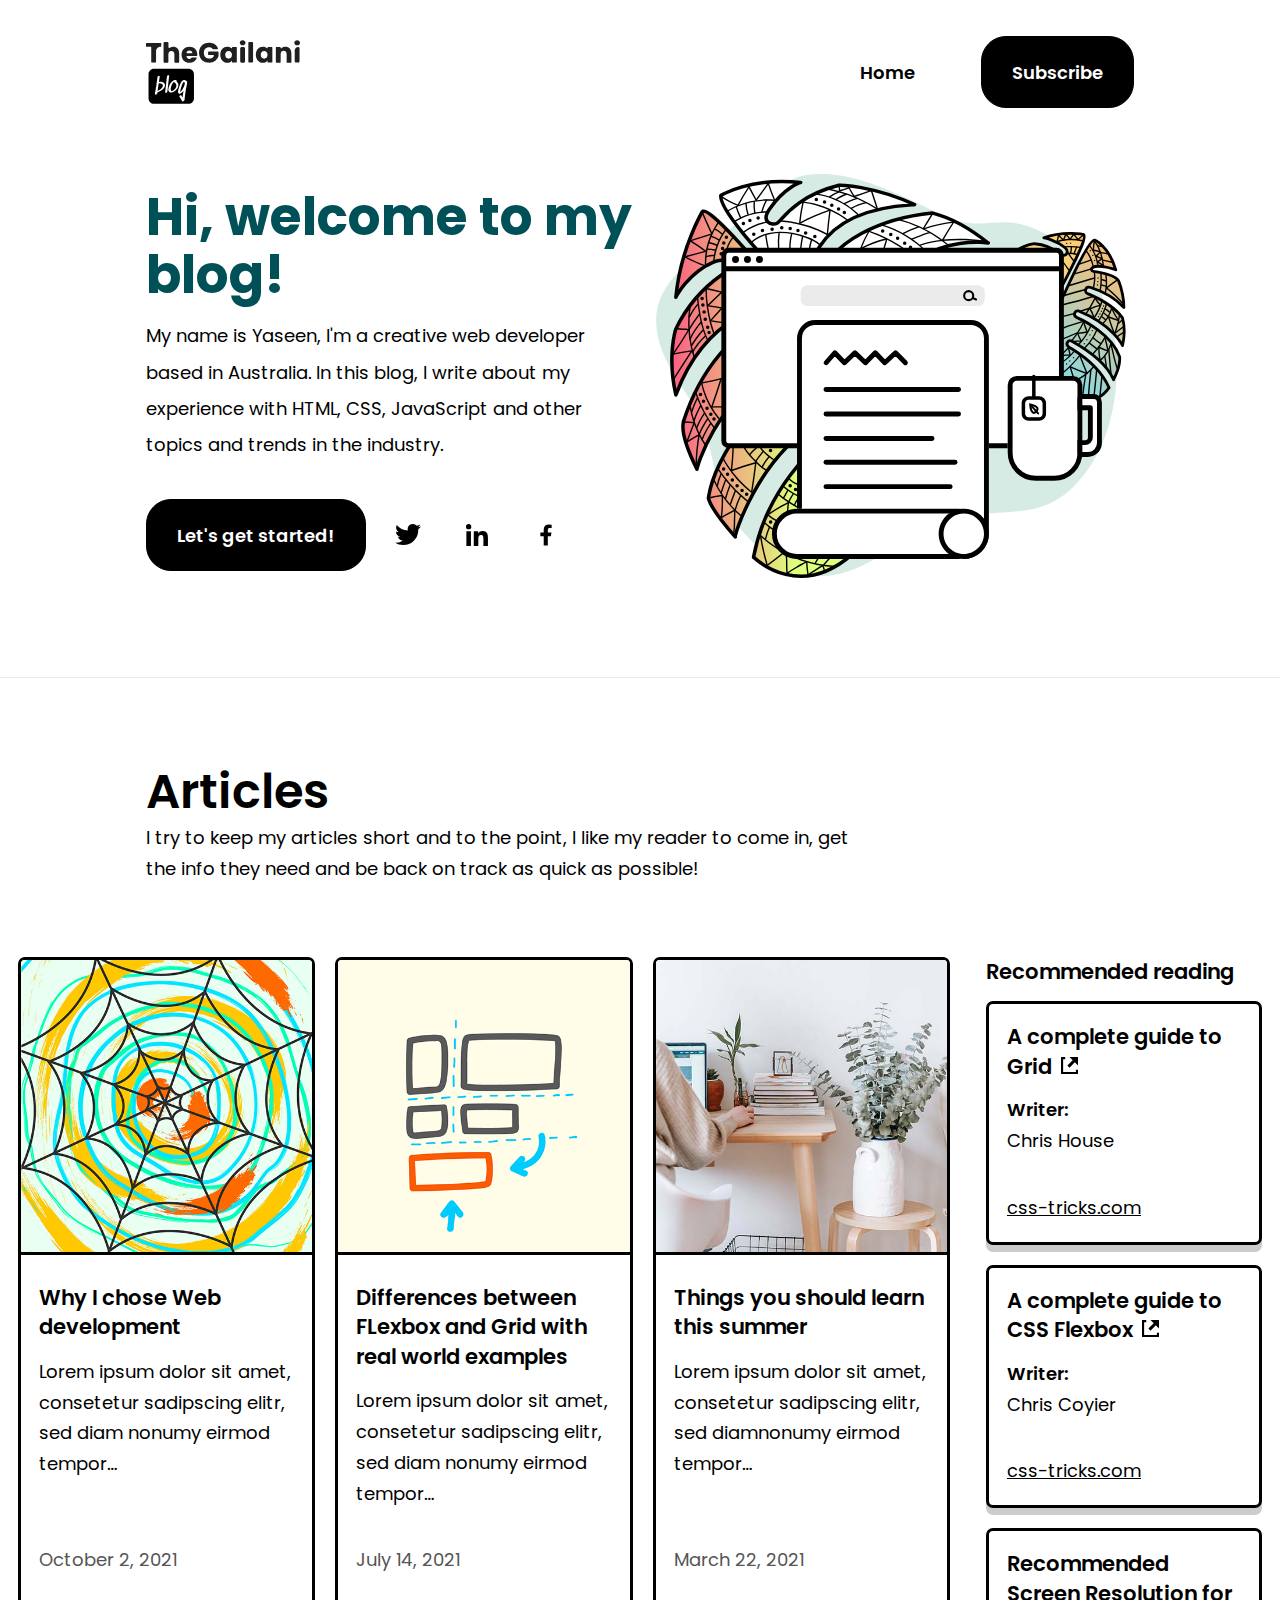
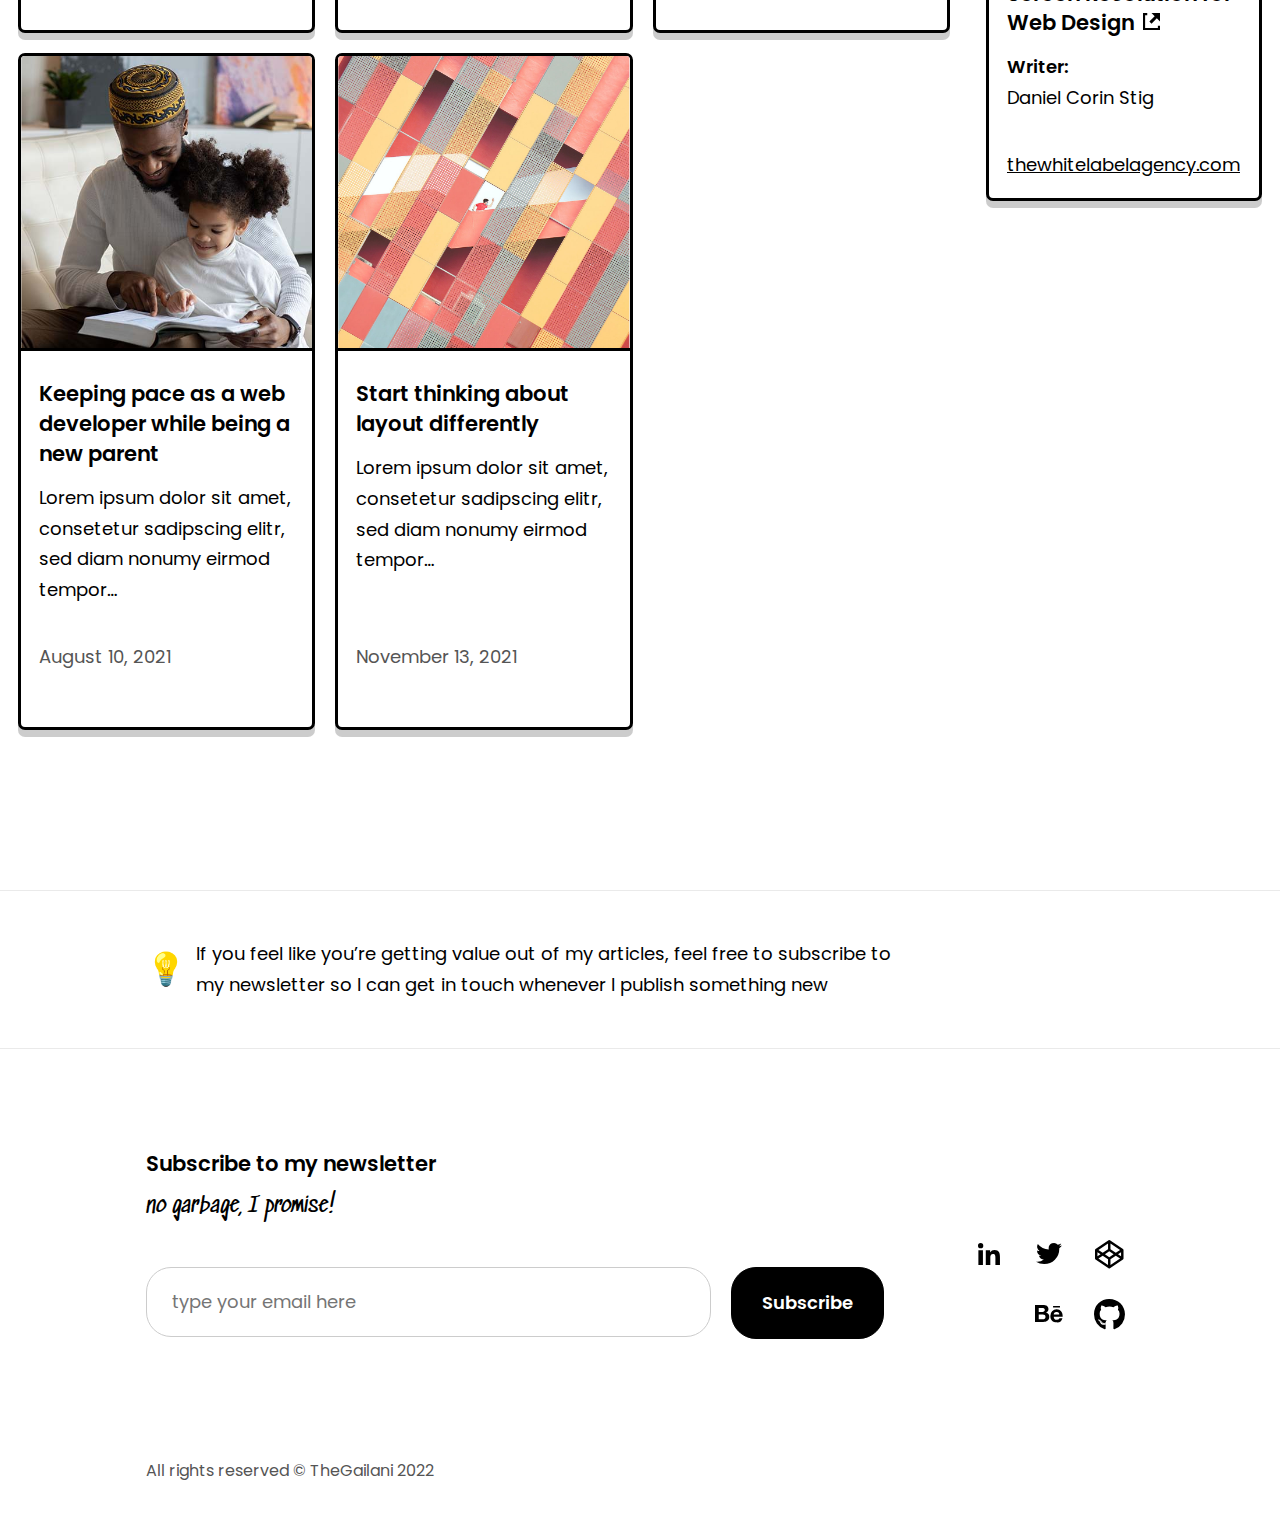
<file: index.html>
<!DOCTYPE html>
<html lang="en">

<head>
    <meta charset="UTF-8">
    <meta name="viewport" content="width=device-width, initial-scale=1.0">
    <meta name="description" content="My name is Yaseen, I'm a creative web developer based in Australia. I write about my experience with HTML, CSS, JavaScript and other topics.">
    <meta property="og:url" content="https://yaseenalgailani.github.io/blog/" />
    <meta property="og:type" content="article" />
    <meta property="og:title" content="TheGailani Blog" />
    <meta property="og:description" content="My name is Yaseen, I'm a creative web developer based in Australia. I write about my experience with HTML, CSS, JavaScript and other topics" />
    <meta property="og:image" content="https://yaseenalgailani.github.io/blog/images/blog_og.png" />

    <title>TheGailani blog</title>
    <link rel="stylesheet" href="./css/main.css">
</head>

<body>
    <div id="wrapper">
        <nav class="container">
            <div id="logo-container">
                <img width="154" height="64" src="./images/blog-logo_t.svg" alt="TheGailani blog logo">
            </div>
            <ul>
                <li>
                    <a href="/blog">
                        <span id="home-text" class="default-btn">Home</span>
                        <span id="home-icon">
                            <img width="22" height="24" src="./images/home_icon.svg" alt="Home">
                            <span class=sr-only>Home</span>
                        </span>
                    </a>
                </li>
                <li>
                    <a href="#subscribe"><span id="sub-text" class="primary-btn">Subscribe</span>
                        <span id="sub-icon">
                            <img width="35" height="25" src="./images/sub_icon_w.svg" alt="Subscribe">
                            <span class=sr-only>Subscribe</span>
                        </span>
                    </a>
                </li>
            </ul>
        </nav>
        <header id="landing-header">
            <div class="container">
                <div aria-hidden="true" class="header-img">
                    <img width="740" height="644" src="./images/blog_header_art.svg" alt="blog header image">
                </div>
                <div class="text-container">
                    <h1>Hi, welcome to my blog!</h1>
                    <p>My name is Yaseen, I'm a creative web developer based in Australia. In this blog, I write about my experience with HTML, CSS, JavaScript and other topics and trends in the industry.</p>
                    <div id="cta-share">
                        <a href="#all-articles" class="primary-btn cta-btn">Let's get started!</a>
                        <div id="share-blog" class="share-social">
                            <h2 class="sr-only">Share this blog</h2>
                            <div id="share-btns">
                                <a class="share-link" href="https://twitter.com/intent/tweet?url=https%3A%2F%2Fyaseenalgailani.github.io%2Fblog" rel="noopener" target="_blank">
                                    <img width="36" height="36" src="./images/twitter.svg" alt="Share on twitter" />
                                </a>
                                <a class="share-link" href="https://www.linkedin.com/sharing/share-offsite/?url=https%3A%2F%2Fyaseenalgailani.github.io%2Fblog" rel="noopener" target="_blank">
                                    <img width="36" height="36" src="./images/linkedin.svg" alt="Share on linkedin" />
                                </a>
                                <a class="share-link" href="https://www.facebook.com/dialog/share?app_id=1987972274721797&display=popup&href=https%3A%2F%2Fyaseenalgailani.github.io%2Fblog" rel="noopener" target="_blank">
                                    <img width="36" height="36" src="./images/facebook.svg" alt="Share on facebook" />
                                </a>
                            </div>
                        </div>
                    </div>
                </div>
            </div>
        </header>
        <main>
            <section id="all-articles">
                <div class="container">
                    <h2 class="detached-heading">Articles</h2>
                    <p class="text-container">I try to keep my articles short and to the point, I like my reader to come in, get the info they need and be back on track as quick as possible!</p>
                </div>
                <div id="articles-outer-grid" class="container-wide">
                    <div id="articles-inner-grid">
                        <article class="card">
                            <div aria-hidden="true" class="thumbnail-wrap">
                                <img width="500" height="586" srcset="./images/webdev_card2x.png 2x" src="./images/webdev_card1x.png" alt="thumbnail image">
                            </div>
                            <div class="content">
                                <h3><a class="highlighted-grey" href="./articles/examplearticle.html">Why I chose Web development</a></h3>
                                <p class="preview-txt">Lorem ipsum dolor sit amet, consetetur sadipscing elitr, sed diam nonumy eirmod tempor…</p>
                                <p class="footer-date">October 2, 2021</p>
                            </div>
                        </article>
                        <article class="card">
                            <div aria-hidden="true" class="thumbnail-wrap">
                                <img width="500" height="586" srcset="./images/layout_card2x.png 2x" src="./images/layout_card1x.png" alt="thumbnail image">
                            </div>
                            <div class="content">
                                <h3><a href="./articles/examplearticle.html">Differences between FLexbox and Grid with real world examples</a></h3>
                                <p class="preview-txt">Lorem ipsum dolor sit amet, consetetur sadipscing elitr, sed diam nonumy eirmod tempor…</p>
                                <p class="footer-date">July 14, 2021</p>
                            </div>
                        </article>
                        <article class="card">
                            <div aria-hidden="true" class="thumbnail-wrap">
                                <img width="500" height="586" srcset="./images/learn_card2x.jpg 2x" src="./images/learn_card1x.jpg" alt="thumbnail image">
                            </div>
                            <div class="content">
                                <h3><a href="./articles/examplearticle.html">Things you should learn this summer</a></h3>
                                <p class="preview-txt">Lorem ipsum dolor sit amet, consetetur sadipscing elitr, sed diamnonumy eirmod tempor…</p>
                                <p class="footer-date">March 22, 2021</p>
                            </div>
                        </article>

                        <article class="card">
                            <div aria-hidden="true" class="thumbnail-wrap">
                                <img width="500" height="586" srcset="./images/parent_card2x.jpg 2x" src="./images/parent_card1x.jpg" alt="thumbnail image">
                            </div>
                            <div class="content">
                                <h3><a href="./articles/examplearticle.html">Keeping pace as a web developer while being a new parent</a></h3>
                                <p class="preview-txt">Lorem ipsum dolor sit amet, consetetur sadipscing elitr, sed diam nonumy eirmod tempor…</p>
                                <p class="footer-date">August 10, 2021</p>
                            </div>
                        </article>
                        <article class="card">
                            <div aria-hidden="true" class="thumbnail-wrap">
                                <img width="500" height="586" ssrcset="./images/grid_card2x.jpg 2x" src="./images/grid_card2x.jpg" alt="thumbnail image">
                            </div>
                            <div class="content">
                                <h3><a href="./articles/examplearticle.html">Start thinking about layout differently</a>
                                </h3>
                                <p class="preview-txt">Lorem ipsum dolor sit amet, consetetur sadipscing elitr, sed diam nonumy eirmod tempor…</p>
                                <p class="footer-date">November 13, 2021</p>
                            </div>
                        </article>
                    </div>
                    <aside id="ext-articles">
                        <h2 class="aside-heading">Recommended reading</h2>
                        <div class="articles-box">
                            <article class="card-sm">
                                <h3><a class="ext-link" href="https://css-tricks.com/snippets/css/complete-guide-grid/" rel="noopener" target="_blank">A complete guide to Grid</a><span class="ext-link sr-only">External page</span>
                                </h3>
                                <div class='content'>
                                    <p><strong>Writer:</strong><br> Chris House</p>
                                    <a href="https://css-tricks.com" rel="noopener" target="_blank">css-tricks.com</a>
                                </div>
                            </article>
                            <article class="card-sm">
                                <h3><a class="ext-link" href="https://css-tricks.com/snippets/css/a-guide-to-flexbox/" rel="noopener" target="_blank">A complete guide to CSS Flexbox</a></h3>
                                <div class='content'>
                                    <p><strong>Writer:</strong><br> Chris Coyier</p>
                                    <a href="https://css-tricks.com" rel="noopener" target="_blank">css-tricks.com</a>
                                </div>
                            </article>
                            <article class="card-sm">
                                <h3><a class="ext-link" href="https://thewhitelabelagency.com/recommended-screen-resolution-for-web-design/" rel="noopener" target="_blank">Recommended Screen Resolution for Web Design</a></h3>
                                <div class='content'>
                                    <p><strong>Writer:</strong><br> Daniel Corin Stig</p>
                                    <a href="https://thewhitelabelagency.com/recommended-screen-resolution-for-web-design/" rel="noopener" target="_blank">thewhitelabelagency.com</a>
                                </div>
                            </article>
                        </div>
                    </aside>
                </div>
            </section>
        </main>
        <footer>
            <div class="top-footer">
                <div class="container">
                    <div class="emoji">
                        <p>&#x1F4A1;</p>
                    </div>
                    <p class="text-container">If you feel like you’re getting value out of my articles, feel free to subscribe to my newsletter so I can get in touch whenever I publish something new</p>
                </div>
            </div>
            <div class="container mid-footer">
                <form id="subscribe" action="#">
                    <h2 class="footer-heading">Subscribe to my newsletter</h2>
                    <p>no garbage, I promise!</p>
                    <div class="form-group">
                        <label class="control-label sr-only" for="input-1">Email</label>
                        <input class="form-control" id="input-1" type="text" placeholder="type your email here" />
                        <button class="primary-btn" type="button">Subscribe</button>
                    </div>
                </form>
                <div id="social-links">
                    <a href="https://codepen.io/YaseenAlGailani" rel="noopener" target="_blank"><img width="36" height="36" src="./images/codepen.svg" alt="codepen" /></a>
                    <a href="https://twitter.com/TheGailani" rel="noopener" target="_blank"><img width="36" height="36" src="./images/twitter.svg" alt="twitter" /></a>
                    <a href="https://www.linkedin.com/in/yaseenalgailani/" rel="noopener" target="_blank"><img width="36" height="36" src="./images/linkedin.svg" alt="linkedin" /></a>
                    <a href="https://github.com/YaseenAlGailani" rel="noopener" target="_blank"><img width="36" height="36" src="./images/github.svg" alt="github" /></a>
                    <a href="https://www.behance.net/YaseenAlGailani" rel="noopener" target="_blank"><img width="36" height="36" src="./images/behance.svg" alt="behance" /></a>
                </div>
            </div>
            <div class="container bottom-footer">
                <p>All rights reserved &copy; TheGailani 2022</p>
            </div>
        </footer>
    </div>
</body>

</html>
</file>
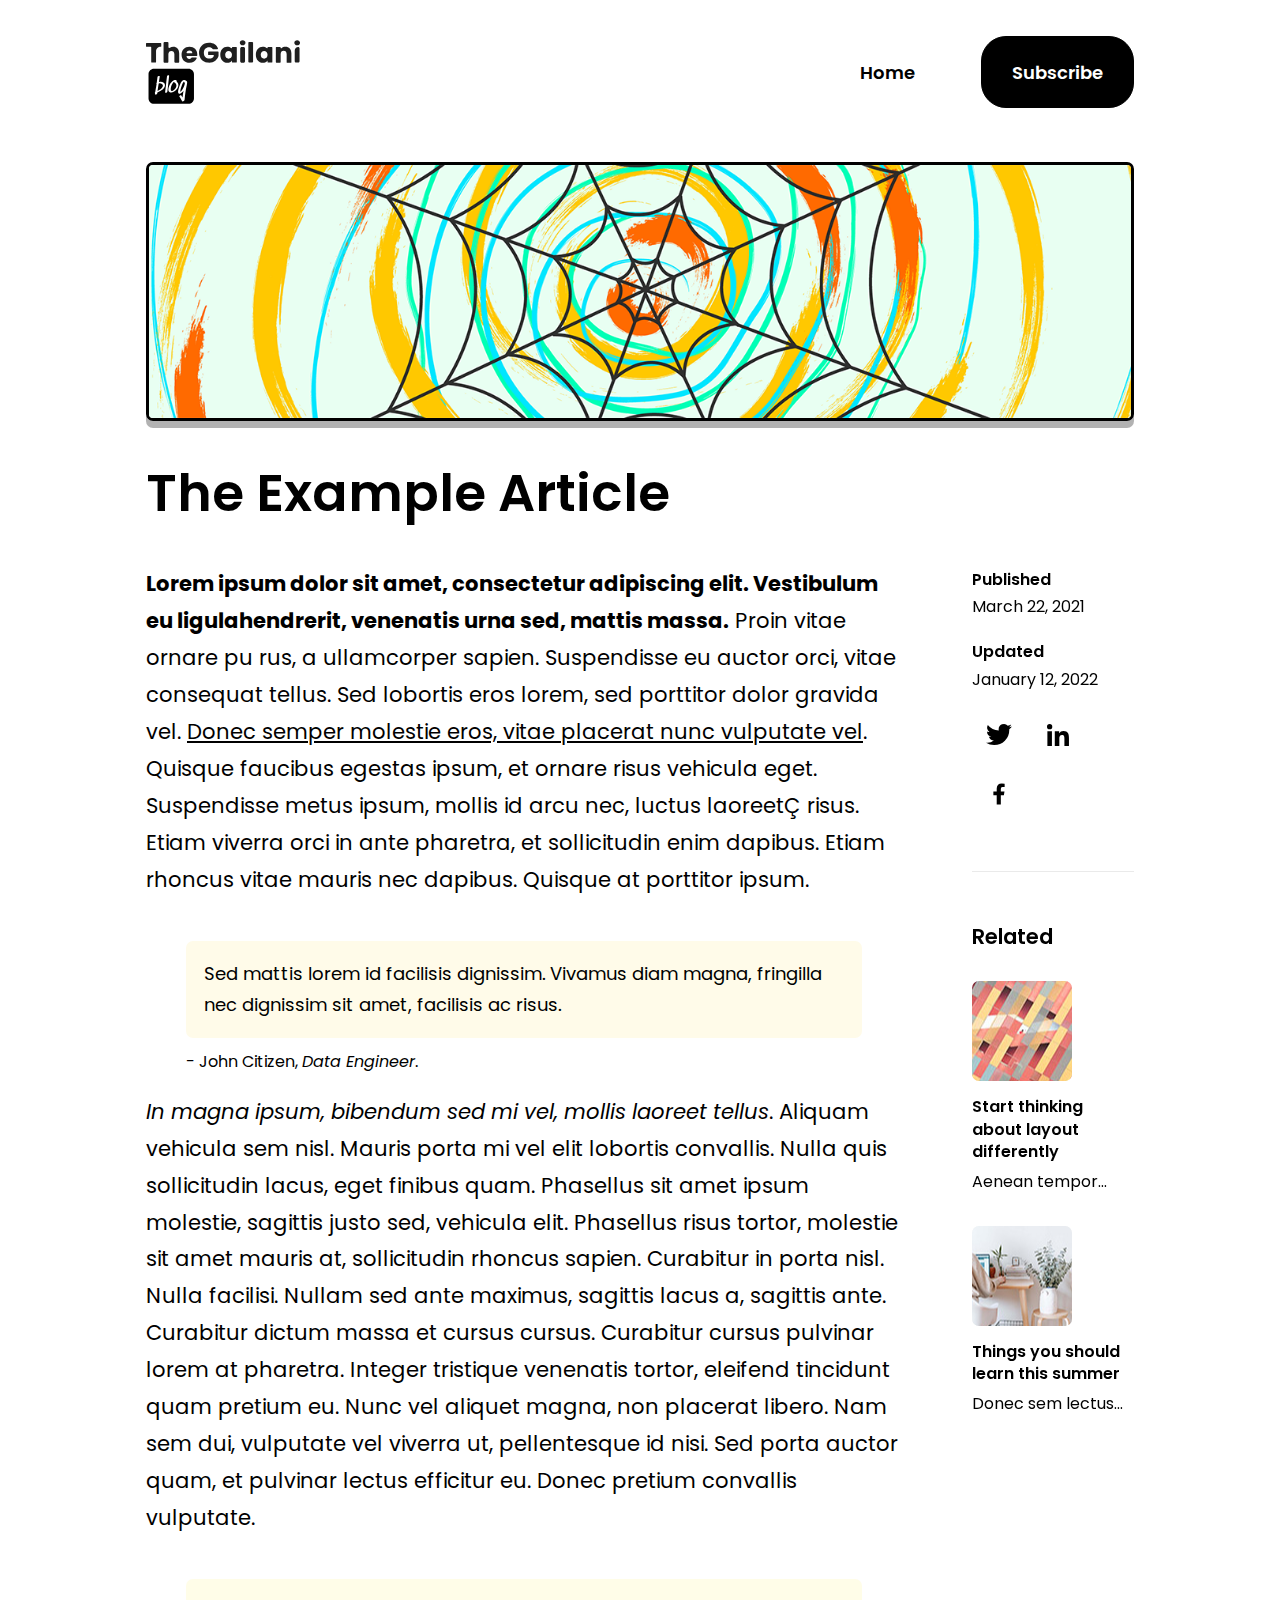
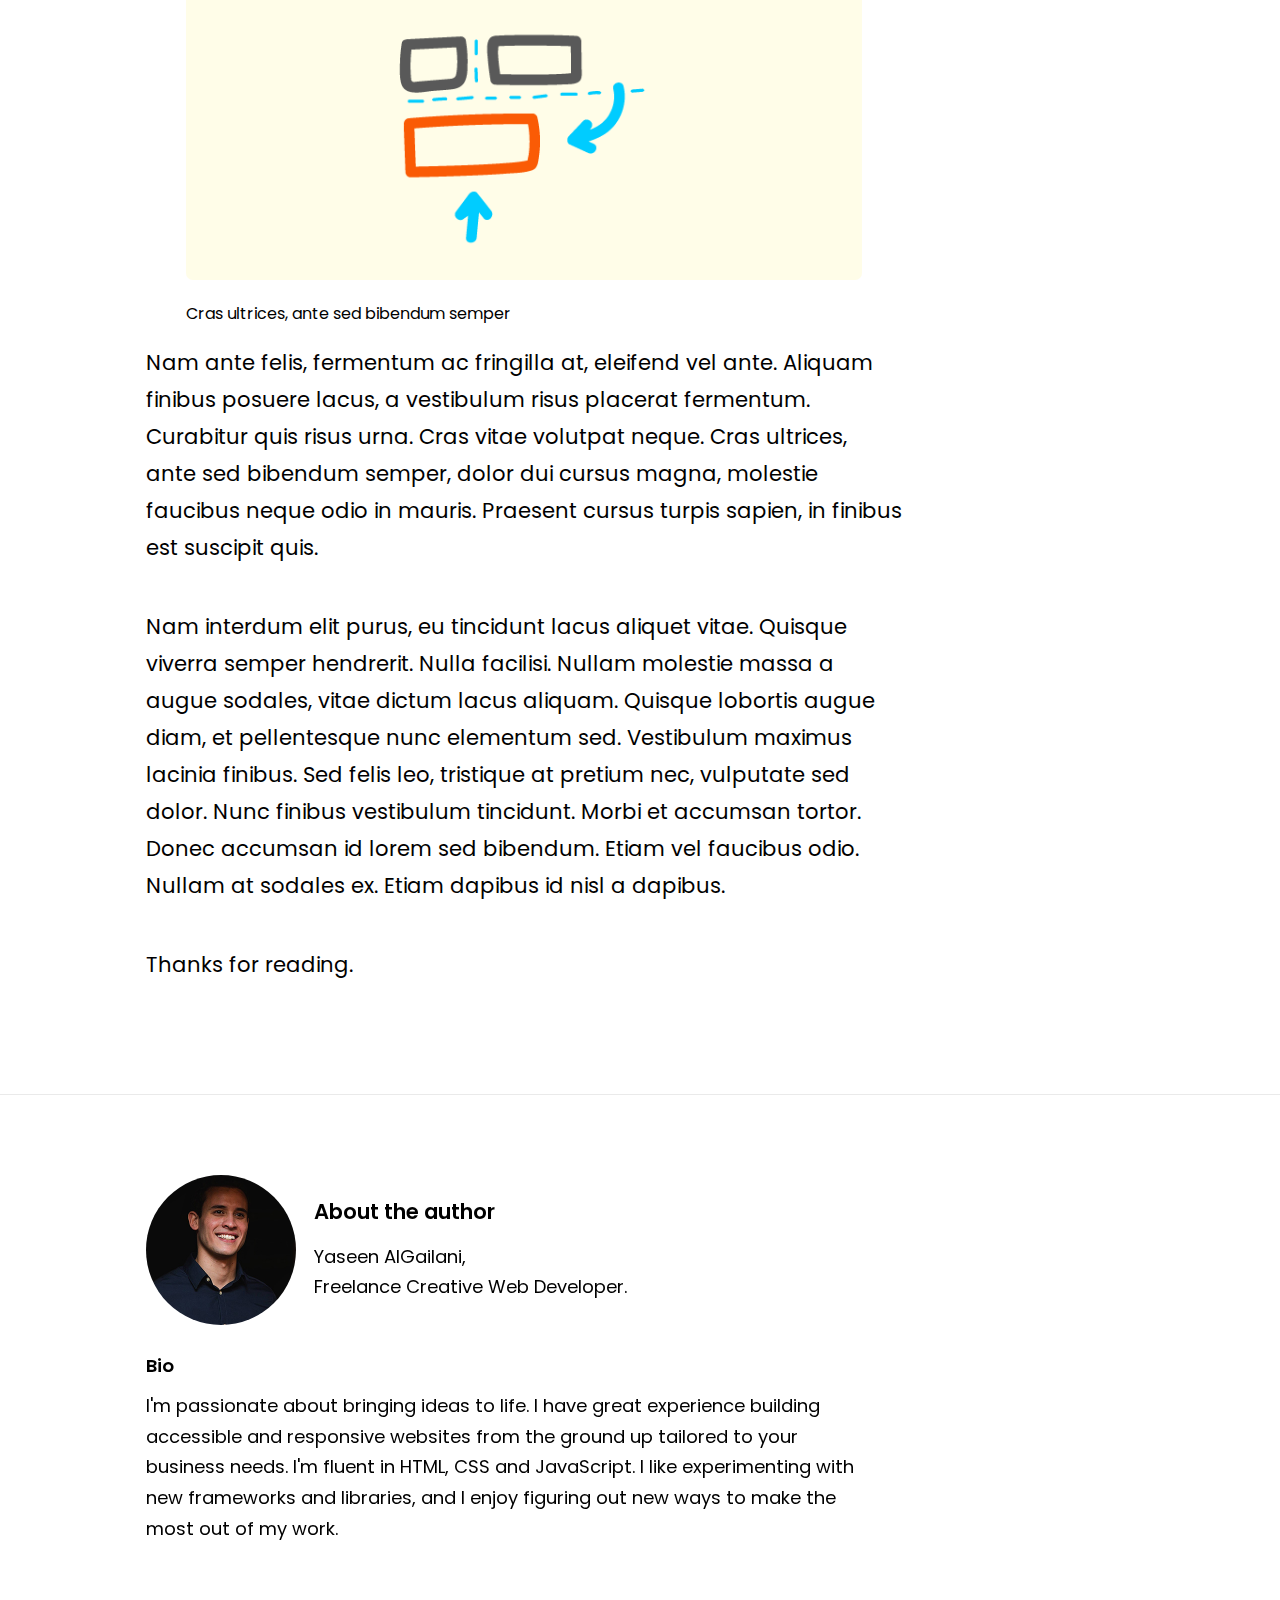
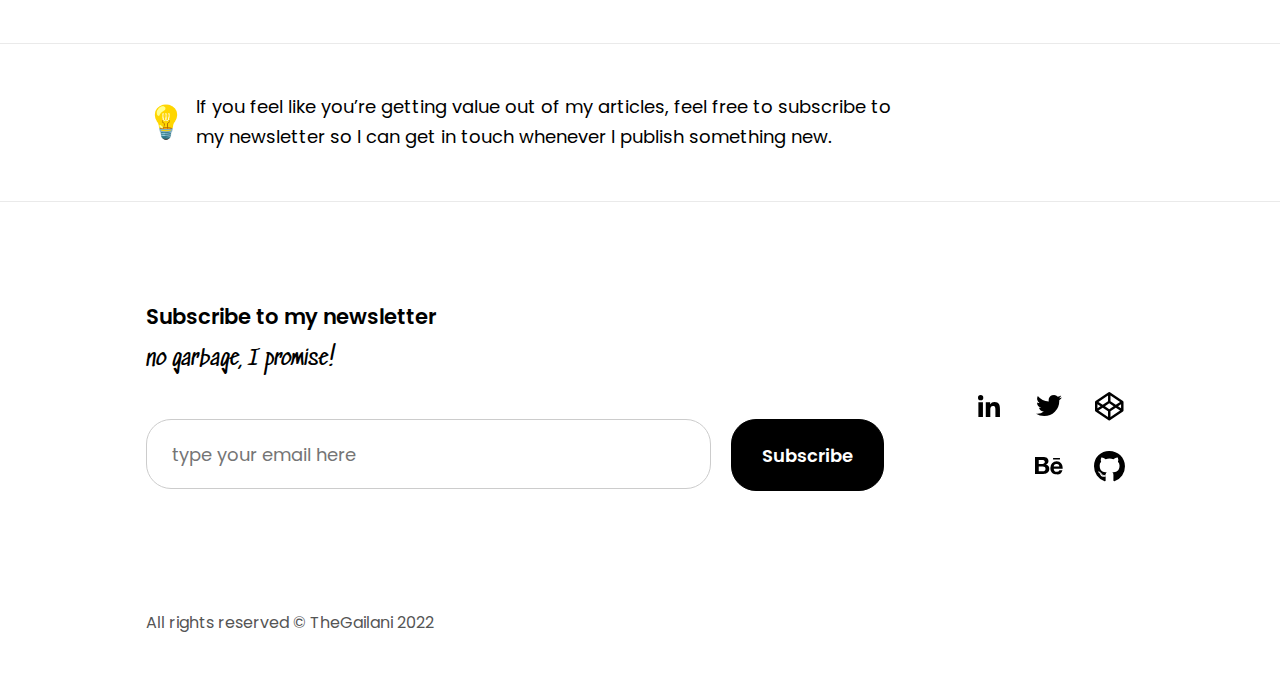
<file: articles/examplearticle.html>
<!DOCTYPE html>
<html lang="en">

<head>
    <meta charset="UTF-8">
    <meta http-equiv="X-UA-Compatible" content="IE=edge">
    <meta name="viewport" content="width=device-width, initial-scale=1.0">
    <meta name="description" content="Lorem ipsum dolor sit amet, consectetur adipiscing elit. Vestibulum eu ligulahendrerit, venenatis urna sed, mattis massa.">
    <meta property="og:url" content="https://yaseenalgailani.github.io/blog/articles/examplearticle.html" />
    <meta property="og:type" content="article" />
    <meta property="og:title" content="The example article" />
    <meta property="og:description" content="Lorem ipsum dolor sit amet, consectetur adipiscing elit. Vestibulum eu ligulahendrerit, venenatis urna sed, mattis massa." />
    <meta property="og:image" content="https://yaseenalgailani.github.io/blog/images/webdev_og.png" />
    <title>The example article</title>
    <link rel="stylesheet" href="../css/main.css">
    <link rel="stylesheet" href="../css/article.css">
</head>

<body>
    <div id="wrapper">
        <nav class="container">
            <div id="logo-container">
                <img width="154" height="64" src="../images/blog-logo_t.svg" alt="TheGailani blog logo">
            </div>
            <ul>
                <li>
                    <a href="/blog">
                        <span id="home-text" class="default-btn">Home</span>
                        <span id="home-icon">
                            <img width="22" height="24" src="../images/home_icon.svg" alt="Home">
                            <span class=sr-only>Home</span>
                        </span>
                    </a>
                </li>
                <li>
                    <a href="#subscribe"><span id="sub-text" class="primary-btn">Subscribe</span>
                        <span id="sub-icon">
                            <img width="35" height="25" src="../images/sub_icon_w.svg" alt="Subscribe">
                            <span class=sr-only>Subscribe</span>
                        </span>
                    </a>
                </li>
            </ul>
        </nav>
        <header id="article-header" class="container">
            <div id="article-img" aria-hidden="true">
                <picture>
                    <source media="(max-width: 540px)" srcset="../images/webdev_banner_sm1x.png, ../images/webdev_banner_sm2x.png 2x">
                    <img width="1244" height="320" srcset="../images/webdev_banner2x.png 2x" src="../images/webdev_banner1x.png" alt="Banner">
                </picture>
            </div>
        </header>
        <main id="article-main">
            <article id="main-article">
                <div id="heading" class="container">
                    <h1 class="detached-heading">The Example Article</h1>
                </div>
                <div id="article-body" class="container">
                    <div id="article-content">
                        <p><b>Lorem ipsum dolor sit amet, consectetur adipiscing elit. Vestibulum eu ligulahendrerit, venenatis urna sed, mattis massa.</b> Proin vitae ornare pu rus, a ullamcorper sapien. Suspendisse eu auctor orci, vitae consequat tellus. Sed lobortis eros lorem, sed porttitor dolor gravida vel. <span class="underline">Donec semper molestie eros, vitae placerat nunc vulputate vel</span>. Quisque faucibus egestas ipsum, et ornare risus vehicula eget. Suspendisse metus ipsum, mollis id arcu nec, luctus laoreetÇ risus. Etiam viverra orci in ante pharetra, et sollicitudin enim dapibus. Etiam rhoncus vitae mauris nec dapibus. Quisque at porttitor ipsum.</p>
                        <figure>
                            <blockquote cite="https://wwww.example.com">Sed mattis lorem id facilisis dignissim. Vivamus diam magna, fringilla nec dignissim sit amet, facilisis ac risus.</blockquote>
                            <figcaption> - John Citizen, <cite>Data Engineer</cite>.</figcaption>
                        </figure>
                        <p><em>In magna ipsum, bibendum sed mi vel, mollis laoreet tellus</em>. Aliquam vehicula sem nisl. Mauris porta mi vel elit lobortis convallis. Nulla quis sollicitudin lacus, eget finibus quam. Phasellus sit amet ipsum molestie, sagittis justo sed, vehicula elit. Phasellus risus tortor, molestie sit amet mauris at, sollicitudin rhoncus sapien. Curabitur in porta nisl. Nulla facilisi. Nullam sed ante maximus, sagittis lacus a, sagittis ante. Curabitur dictum massa et cursus cursus. Curabitur cursus pulvinar lorem at pharetra. Integer tristique venenatis tortor, eleifend tincidunt quam pretium eu. Nunc vel aliquet magna, non placerat libero. Nam sem dui, vulputate vel viverra ut, pellentesque id nisi. Sed porta auctor quam, et pulvinar lectus efficitur eu. Donec pretium convallis vulputate.</p>
                        <figure>
                            <img width="676" height="300" srcset="../images/layout_banner2x.png 2x" src="../images/layout_banner1x.png" alt="Nam ante felis">
                            <figcaption>Cras ultrices, ante sed bibendum semper</figcaption>
                        </figure>
                        <p>Nam ante felis, fermentum ac fringilla at, eleifend vel ante. Aliquam finibus posuere lacus, a vestibulum risus placerat fermentum. Curabitur quis risus urna. Cras vitae volutpat neque. Cras ultrices, ante sed bibendum semper, dolor dui cursus magna, molestie faucibus neque odio in mauris. Praesent cursus turpis sapien, in finibus est suscipit quis.</p>
                        <p>Nam interdum elit purus, eu tincidunt lacus aliquet vitae. Quisque viverra semper hendrerit. Nulla facilisi. Nullam molestie massa a augue sodales, vitae dictum lacus aliquam. Quisque lobortis augue diam, et pellentesque nunc elementum sed. Vestibulum maximus lacinia finibus. Sed felis leo, tristique at pretium nec, vulputate sed dolor. Nunc finibus vestibulum tincidunt. Morbi et accumsan tortor. Donec accumsan id lorem sed bibendum. Etiam vel faucibus odio. Nullam at sodales ex. Etiam dapibus id nisl a dapibus.</p>
                        <p>Thanks for reading.</p>
                    </div>
                    <aside id="main-aside">
                        <section id="article-meta">
                            <ul id='publish-info'>
                                <li><strong>Published</strong> <span class="date">March 22, 2021</span></li>
                                <li><strong>Updated</strong> <span class="date">January 12, 2022</span></li>
                            </ul>
                            <div class="share-social">
                                <h2 class="aside-heading-s sr-only">Share this article</h2>
                                <div id="share-btns">
                                    <a class="share-link" href="https://twitter.com/intent/tweet?url=https%3A%2F%2Fyaseenalgailani.github.io%2Fblog%2Farticles%2Fexamplearticle.html" rel="noopener" target="_blank">
                                        <img width="36" height="36" src="../images/twitter.svg" alt="Share on twitter" />
                                    </a>
                                    <a class="share-link" href="https://www.linkedin.com/sharing/share-offsite/?url=https%3A%2F%2Fyaseenalgailani.github.io%2Fblog%2Farticles%2Fexamplearticle.html" rel="noopener" target="_blank">
                                        <img width="36" height="36" src="../images/linkedin.svg" alt="Share on linkedin" />
                                    </a>
                                    <a class="share-link" href="https://www.facebook.com/dialog/share?app_id=1987972274721797&display=popup&href=https%3A%2F%2Fyaseenalgailani.github.io%2Fblog%2Farticles%2Fexamplearticle.html" rel="noopener" target="_blank">
                                        <img width="36" height="36" src="../images/facebook.svg" alt="Share on facebook" />
                                    </a>
                                </div>
                            </div>
                        </section>
                        <section id="related-articles">
                            <h2 class="aside-heading">Related</h2>
                            <ul>
                                <li>
                                    <a href="#">
                                        <article>
                                            <div aria-hidden="true" class="thumbnail-wrap">
                                                <img width="100" height="100" srcset="../images/grid_card_sm2x.jpg 2x" src="../images/grid_card_sm1x.jpg" alt="thumbnail image">
                                            </div>
                                            <div class="article-body">
                                                <h3>Start thinking about layout differently</h3>
                                                <p>Aenean tempor...</p>
                                            </div>
                                        </article>
                                    </a>
                                </li>
                                <li>
                                    <a href="#">
                                        <article>
                                            <div aria-hidden="true" class="thumbnail-wrap">
                                                <img width="100" height="100" srcset="../images/learn_card_sm2x.jpg 2x" src="../images/learn_card_sm1x.jpg" alt="thumbnail image">
                                            </div>
                                            <div class="article-body">
                                                <h3>Things you should learn this summer</h3>
                                                <p>Donec sem lectus...</p>
                                            </div>
                                        </article>
                                    </a>
                                </li>
                            </ul>
                        </section>
                    </aside>
                </div>
                <div id="author-info">
                    <div class="container container-padding">
                        <div class="info-heading">
                            <div class="avatar">
                                <img width="150" height="150" srcset="../images/avatar2x.jpg" src="../images/avatar1x.jpg" alt="avatar">
                            </div>
                            <div class="title">
                                <h2>About the author</h2>
                                <p>Yaseen AlGailani, <br />Freelance Creative Web Developer.</p>
                            </div>
                        </div>
                        <div class="info-body text-container">
                            <h3>Bio</h3>
                            <p>I'm passionate about bringing ideas to life. I have great experience building accessible and responsive websites from the ground up tailored to your business needs. I'm fluent in HTML, CSS and JavaScript. I like experimenting with new frameworks and libraries, and I enjoy figuring out new ways to make the most out of my work.</p>
                        </div>
                    </div>
                </div>
            </article>
        </main>
        <footer>
            <div class="top-footer">
                <div class="container">
                    <div class="emoji">
                        <p>&#x1F4A1;</p>
                    </div>
                    <p class="text-container">If you feel like you’re getting value out of my articles, feel free to subscribe to my newsletter so I can get in touch whenever I publish something new.</p>
                </div>
            </div>
            <div class="container mid-footer">
                <form id="subscribe" action="#">
                    <h2 class="footer-heading">Subscribe to my newsletter</h2>
                    <p>no garbage, I promise!</p>
                    <div class="form-group">
                        <label class="control-label sr-only" for="input-1">Email</label>
                        <input class="form-control" id="input-1" type="text" placeholder="type your email here" />
                        <button class="primary-btn" type="button">Subscribe</button>
                    </div>
                </form>
                <div id="social-links">
                    <a href="https://codepen.io/YaseenAlGailani" rel="noopener" target="_blank"><img width="36" height="36" src="../images/codepen.svg" alt="codepen" /></a>
                    <a href="https://twitter.com/TheGailani" rel="noopener" target="_blank"><img width="36" height="36" src="../images/twitter.svg" alt="twitter" /></a>
                    <a href="https://www.linkedin.com/in/yaseenalgailani/" rel="noopener" target="_blank"><img width="36" height="36" src="../images/linkedin.svg" alt="linkedin" /></a>
                    <a href="https://github.com/YaseenAlGailani" rel="noopener" target="_blank"><img width="36" height="36" src="../images/github.svg" alt="github" /></a>
                    <a href="https://www.behance.net/YaseenAlGailani" rel="noopener" target="_blank"><img width="36" height="36" src="../images/behance.svg" alt="behance" /></a>
                </div>
            </div>
            <div class="container bottom-footer">
                <p>All rights reserved &copy; TheGailani 2022</p>
            </div>
        </footer>
    </div>
</body>

</html>
</file>
<file: css/article.css>
/*
* Prefixed by https://autoprefixer.github.io
* PostCSS: v8.3.6,
* Autoprefixer: v10.3.1
* Browsers: last 4 version
*/

.attribution {
    text-align: right;
    font-size: 14px;
    color: #555;
    margin-top: 10px;
    margin-bottom: 0;
}

.attribution a {
    color: #555;
    text-decoration: none;
}

#article-img {
    line-height: 0;
    overflow: hidden;
    position: relative;
    border-radius: 7px;
    border: solid 3px #000;
    -webkit-box-shadow: 0 7px 0 rgba(0, 0, 0, 0.3);
    box-shadow: 0 7px 0 rgba(0, 0, 0, 0.3);
}

#article-img img {
    position: relative;
    height: auto;
    max-width: 100%;
}

#main-article #article-content p {
    line-height: 1.75;
    font-size: 1.13rem;
}

#article-body {
    display: -ms-grid;
    display: grid;
    -ms-grid-columns: 1fr;
    grid-template-columns: 1fr;
    -webkit-box-align: start;
    -ms-flex-align: start;
    align-items: start;
    grid-gap: 30px;
}

#main-aside {
    width: 100%;
    -ms-grid-column-align: end;
    justify-self: end;
}

#article-meta {
    display: -webkit-box;
    display: -ms-flexbox;
    display: flex;
    -webkit-box-align: center;
    -ms-flex-align: center;
    align-items: center;
    -webkit-box-pack: justify;
    -ms-flex-pack: justify;
    justify-content: space-between;
    -ms-flex-wrap: wrap;
    flex-wrap: wrap;
    width: 100%;
    gap: 15px;
    margin-top: -18px;
    margin-bottom: 50px;
}

#article-meta::before {
    content: "";
    display: block;
    width: 100%;
    height: 1px;
    background-color: #eaeaea;
    position: relative;
    top: 0;
    left: 0;
}

#article-meta li {
    font-size: 1rem;
}

#author-info {
    position: relative;
    border-top: solid 1px #eaeaea;
}

#author-info .container {
    display: -webkit-box;
    display: -ms-flexbox;
    display: flex;
    -webkit-box-orient: vertical;
    -webkit-box-direction: normal;
    -ms-flex-direction: column;
    flex-direction: column;
    gap: 28px;
    margin-top: 30px;
    position: relative;
    padding-top: 50px;
    -webkit-box-align: start;
    -ms-flex-align: start;
    align-items: flex-start;
}

#author-info .info-heading {
    display: -webkit-box;
    display: -ms-flexbox;
    display: flex;
    -ms-flex-wrap: wrap;
    flex-wrap: wrap;
    -webkit-box-pack: start;
    -ms-flex-pack: start;
    justify-content: flex-start;
    -webkit-box-align: center;
    -ms-flex-align: center;
    align-items: center;
    gap: 18px;
}

#author-info .info-heading p {
    margin-bottom: 0;
}

#author-info .avatar {
    width: 150px;
    height: 150px;
    border-radius: 50%;
    overflow: hidden;
    position: relative;
}

#author-info .avatar img {
    position: absolute;
    top: 50%;
    left: 50%;
    -webkit-transform: translate(-50%, -50%);
    -ms-transform: translate(-50%, -50%);
    transform: translate(-50%, -50%);
    display: block;
}

#author-info .info-body p {
    margin-bottom: 0;
}

#author-info h2 {
    font-size: 1.32rem;
}

#author-info p {
    margin-top: 0;
}

#author-info p,
#author-info h3 {
    font-size: 1.13rem;
}

#publish-info {
    -webkit-box-flex: 0;
    -ms-flex: 0 0 auto;
    flex: 0 0 auto;
    list-style: none;
    padding-left: 0;
    -webkit-box-ordinal-group: 2;
    -ms-flex-order: 1;
    order: 1;
    margin: 0;
}

#publish-info span.date {
    display: inline;
}

#article-meta .share-social {
    -webkit-box-flex: 0;
    -ms-flex: 0 0 auto;
    flex: 0 0 auto;
    -webkit-box-ordinal-group: 3;
    -ms-flex-order: 2;
    order: 2;
}

#article-content {
    max-width: 756px;
    -webkit-box-flex: 2;
    -ms-flex: 2 2 756px;
    flex: 2 2 756px;
}

#article-content img {
    max-width: 100%;
    height: auto;
}

#article-content p:first-of-type {
    margin-top: 0;
}


#related-articles ul {
    list-style: none;
    padding-left: 0;
}

#related-articles article {
    margin-top: 30px;
}

#related-articles .thumbnail-wrap {
    width: 100px;
    height: 100px;
    border-radius: 7px;
}

#related-articles .article-body {
    -webkit-box-flex: 2;
    -ms-flex: 2 2 100px;
    flex: 2 2 100px;
    overflow-y: hidden;
    -webkit-transition: all 0.4s cubic-bezier(0.4, 0, 0.2, 0.9);
    -o-transition: all 0.4s cubic-bezier(0.4, 0, 0.2, 0.9);
    transition: all 0.4s cubic-bezier(0.4, 0, 0.2, 0.9);
}

#related-articles p {
    font-size: 1rem;
    margin: 0;
}

#related-articles h3 {
    font-size: 1rem;
    margin: 5px 0;

}

#related-articles article {
    display: -webkit-box;
    display: -ms-flexbox;
    display: flex;
    -ms-flex-wrap: wrap;
    flex-wrap: wrap;
    gap: 10px;
}

#related-articles a {
    text-decoration: none;
    color: #000;
}

#related-articles a:hover h3 {
    text-decoration: underline;
}

@media screen and (min-width:560px) {
    #main-article #article-content p {
        font-size: 1.32rem;
        ;
    }
}

@media screen and (min-width:1124px) {


    #article-body {
        gap: 70px;
        -ms-grid-columns: 756px 70px 1fr;
        grid-template-columns: 756px 1fr;

    }

    #main-aside {
        max-width: 275px;
        position: sticky;
        top: 30px;
    }

    #article-meta {
        margin-top: 0;
        padding-bottom: 50px;
        border-bottom: solid 1px #eaeaea;
    }

    #article-meta::before {
        content: "";
        display: none;
    }

    #article-meta .share-social {
        -webkit-box-flex: 1;
        -ms-flex: 1 1;
        flex: 1 1;
    }

    .share-social #share-btns {
        gap: 5px;
    }

    #publish-info {
        -webkit-box-flex: 3;
        -ms-flex: 3 3 100px;
        flex: 3 3 100px;
        text-align: left;
    }

    #publish-info li+li {
        margin-left: 0;
        margin-top: 18px;
    }

    #publish-info span.date {
        display: block;
    }

    #author-info {
        margin-top: 50px;
    }

    #article-content {
        grid-column-start: 1;
        border-bottom: none;
    }

    #related-articles article:hover .thumbnail-wrap img {
        top: 40%;
    }

    #related-articles .article-body {
        padding-left: 0;
        -webkit-transition: all 0.3s cubic-bezier(0.4, 0, 0.2, 0.9);
        -o-transition: all 0.3s cubic-bezier(0.4, 0, 0.2, 0.9);
        transition: all 0.3s cubic-bezier(0.4, 0, 0.2, 0.9);
    }

}
</file>
<file: css/main.css>
/*
* Prefixed by https://autoprefixer.github.io
* PostCSS: v8.3.6,
* Autoprefixer: v10.3.1
* Browsers: last 4 version
*/

@import url(./normalize.css);
@import url(https://fonts.googleapis.com/css2?family=Poppins:wght@400;600;700&family=Sedgwick+Ave&display=swap);
@import url(./cards.css);
@import url(./buttons.css);
@import url(./input.css);

/* ---------------------------
            variables
----------------------------*/

:root {
    --primary-blue: #005c99;
    --primary-green: #74bc00;
    --primary-type: "Poppins", ui-sans-serif, system-ui, -apple-system, BlinkMacSystemFont, "Segoe UI", Roboto, "Helvetica Neue", Arial, "Noto Sans", sans-serif, "Apple Color Emoji", "Segoe UI Emoji", "Segoe UI Symbol", "Noto Color Emoji";
    --secondary-type: 'Sedgwick Ave', cursive;

}

/* ---------------------------
            Generic
----------------------------*/

* {
    -webkit-box-sizing: border-box;
    box-sizing: border-box;
}

html {
    font-family: var(--primary-type)
}

body {
    font-size: 1rem;
    line-height: 1.7;
    color: #000;
}

.container {
    margin: 0 auto;
    max-width: 1024px;
    padding: 18px;
}

.container-wide {
    margin: 0 auto;
    max-width: 1440px;
}

.container-narrow {
    margin: 0 auto;
    max-width: 756px;
    padding: 18px;
}

.container-padding {
    padding: 18px;
}


.text-container {
    max-width: 720px;
}


strong {
    font-weight: 600;
}

h1, 
h2, 
h3, 
h4 {
    line-height: 1.4;
    font-weight: 600;
    margin-top: 0;
    margin-bottom: 0.7em;
    overflow-wrap: break-word;
    -webkit-hyphens: auto;
    -ms-hyphens: auto;
    hyphens: auto;
}

h1 {
    font-size: 2.75rem;
}

h2 {
    font-size: 2.5rem;
}

hr {
    -webkit-box-shadow: none;
    box-shadow: none;
    border: none;
    border-top: solid 1px #eaeaea;
}

p {
    margin-top: 0;
    margin-bottom: 2em;
}

.aside-heading,
.footer-heading {
    margin-top: 0px;
    font-size: 1.32rem;
}

.aside-heading-s {
    font-size: 1.32rem;
}

figure img {
    border-radius: 7px;
}

blockquote {
    background-color: #fffbe9;
    padding: 18px;
    border-radius: 7px;
    margin: auto;
}

figcaption {
    font-size: 1rem;
    margin-top: 10px;
}

.share-social #share-btns {
    display: -webkit-inline-box;
    display: -ms-inline-flexbox;
    display: inline-flex;
    gap: 15px;
    -webkit-box-orient: horizontal;
    -webkit-box-direction: normal;
    -ms-flex-direction: row;
    flex-direction: row;
    -ms-flex-wrap: wrap;
    flex-wrap: wrap;
    -webkit-box-pack: start;
    -ms-flex-pack: start;
    justify-content: flex-start;
}

.share-social .share-link {
    display: -webkit-inline-box;
    display: -ms-inline-flexbox;
    display: inline-flex;
    width: 50px;
    height: 50px;
    border-radius: 50%;
    -webkit-box-pack: center;
    -ms-flex-pack: center;
    justify-content: center;
    -webkit-box-align: center;
    -ms-flex-align: center;
    align-items: center;
    margin: 2px;
    padding: 5px;
    -webkit-transition: all 0.3s cubic-bezier(0.4, 0, 0.2, 1.5);
    -o-transition: all 0.3s cubic-bezier(0.4, 0, 0.2, 1.5);
    transition: all 0.3s cubic-bezier(0.4, 0, 0.2, 1.5);
}

.share-social .share-link:hover {
    -webkit-box-shadow: 0 0 0 2px #000;
    box-shadow: 0 0 0 2px #000;
}


@media screen and (min-width:560px) {
    body {
        font-size: 1.13rem;
    }

    h1, 
    h2, 
    h3, 
    h4 {
        overflow-wrap: normal;
        -webkit-hyphens: none;
        -ms-hyphens: none;
        hyphens: none;
    }

    h1 {
        font-size: 3.25rem;
    }

    h2 {
        font-size: 3rem;
    }
}

@media screen and (min-width:1320px) {
    .container {
        max-width: 1280px;
    }
}

/* ---------------------------
        Navigation
----------------------------*/

nav {
    display: -webkit-box;
    display: -ms-flexbox;
    display: flex;
    -webkit-box-orient: horizontal;
    -webkit-box-direction: normal;
    -ms-flex-direction: row;
    flex-direction: row;
    -webkit-box-pack: justify;
    -ms-flex-pack: justify;
    justify-content: space-between;
    -webkit-box-align: center;
    -ms-flex-align: center;
    align-items: center;
    padding-top: 10px;
    padding-bottom: 40px;
}

nav #logo-container {
    display: -webkit-box;
    display: -ms-flexbox;
    display: flex;
    -webkit-box-align: center;
    -ms-flex-align: center;
    align-items: center;
}

#logo-container img {
    max-width: 300px;
    min-width: 150px;
}

nav ul {
    list-style: none;
    padding-left: 0;
    min-width: 130px;
}

nav ul li {
    display: inline-block;
}

nav ul li+li {
    margin-left: 10px;
}

nav a {
    text-decoration: none;
}

#sub-icon {
    display: -webkit-inline-box;
    display: -ms-inline-flexbox;
    display: inline-flex;
    -webkit-box-pack: center;
    -ms-flex-pack: center;
    justify-content: center;
    -webkit-box-align: center;
    -ms-flex-align: center;
    align-items: center;
    background-color: #000;
    border-radius: 50%;
    height: 60px;
    width: 60px;
    -webkit-transition: all 0.4s cubic-bezier(0.4, 0, 0.2, 1);
    -o-transition: all 0.4s cubic-bezier(0.4, 0, 0.2, 1);
    transition: all 0.4s cubic-bezier(0.4, 0, 0.2, 1);
    position: relative;
}

#sub-icon img {
    margin-left: 4px;
    margin-bottom: 4px;
}

#sub-icon:hover,
#sub-icon:focus {
    -webkit-box-shadow: #fff 0 0 0 5px,
        #000 0 0 0 8px;
    box-shadow: #fff 0 0 0 5px,
        #000 0 0 0 8px;
}

#sub-icon img,
#home-icon img {
    max-width: 35px;
}

#home-icon {
    display: -webkit-inline-box;
    display: -ms-inline-flexbox;
    display: inline-flex;
    -webkit-box-pack: center;
    -ms-flex-pack: center;
    justify-content: center;
    -webkit-box-align: center;
    -ms-flex-align: center;
    align-items: center;
    border-radius: 50%;
    height: 55px;
    width: 55px;
    -webkit-transition: all 0.4s cubic-bezier(0.4, 0, 0.2, 1);
    -o-transition: all 0.4s cubic-bezier(0.4, 0, 0.2, 1);
    transition: all 0.4s cubic-bezier(0.4, 0, 0.2, 1);
}

#home-icon:hover,
#home-icon:focus {
    -webkit-box-shadow: #fff 0 0 0 5px,
        #000 0 0 0 8px;
    box-shadow: #fff 0 0 0 5px,
        #000 0 0 0 8px;
}

nav #sub-icon img,
nav #home-icon img {
    vertical-align: middle;
}

nav #sub-text,
nav #home-text {
    display: none;
}

@media screen and (min-width:560px) {
    #home-icon, #sub-icon {
        width: 70px;
        height: 70px;
    }

    nav .container {
        padding-top: 40px;
    }
}

@media screen and (min-width:624px) {

    nav ul {
        min-width: 305px;
    }

    nav ul li+li {
        margin-left: 30px;
    }

    nav #sub-text,
    nav #home-text {
        display: inline-block;
    }

    nav #sub-icon,
    nav #home-icon {
        display: none;
    }
}

/* ---------------------------
            Header
----------------------------*/

#landing-header {
    border-bottom: solid 1px #eaeaea;
    padding: 50px 0;
}

#landing-header p {
    font-size: 1.13rem;
    line-height: 2em;
}

#landing-header .container {
    display: -ms-grid;
    display: grid;
    -ms-grid-columns: 1fr;
    grid-template-columns: 1fr;
    -webkit-box-align: center;
    -ms-flex-align: center;
    align-items: center;
    -ms-grid-rows: auto;
    grid-template-rows: auto;
    grid-column-gap: 10px;
}

#landing-header .header-img img {
    width: 80%;
    height: auto;
}

#landing-header .header-img {
    text-align: center;
}


#landing-header h1 {
    color: #005058;
    line-height: 1.1;
    margin-bottom: 0.3em;
    font-weight: 700;
}

#cta-share {
    display: -webkit-box;
    display: -ms-flexbox;
    display: flex;
    -ms-flex-wrap: wrap;
    flex-wrap: wrap;
    -webkit-box-align: center;
    -ms-flex-align: center;
    align-items: center;
    -webkit-box-pack: start;
    -ms-flex-pack: start;
    justify-content: start;
    gap: 15px;
}

@media screen and (min-width:560px) {

    #landing-header .small {
        font-size: 3rem;
    }

    header p {
        font-size: 1.32rem;
    }
}

@media screen and (min-width:950px) {

    #landing-header {
        padding: 0 0 62px;
    }

    #landing-header .container {
        -ms-grid-columns: 1fr 1fr;
        grid-template-columns: 1fr 1fr;

    }

    #landing-header .header-img {
        -ms-grid-column: 2;
        -ms-grid-column-span: 1;
        grid-column: 2/3;
    }

    #landing-header .header-img img {
        width: 100%;
    }

    #landing-header .text-container {
        -ms-grid-column: 1;
        -ms-grid-column-span: 1;
        grid-column: 1/2;
        -ms-grid-row: 1;
        -ms-grid-row-span: 1;
        grid-row: 1 /2;
    }
}

@media screen and (min-width:1350px) {
    #landing-header .container {
        -ms-grid-columns: 1fr 1.5fr;
        grid-template-columns: 1fr 1.5fr;
    }
}

/* ---------------------------
        Articles grid
----------------------------*/

#all-articles {
    padding: 62px 0;
}

#articles-outer-grid {
    display: block;
    width: 100%;
}

#articles-inner-grid {
    display: -ms-grid;
    display: grid;
    grid-template-columns: repeat(auto-fill, minmax(280px, 1fr));
    grid-gap: 20px;
    -ms-grid-column: 1;
    -ms-grid-column-span: 1;
    grid-column: 1 / 2;
    padding: 18px;
}

#articles-outer-grid aside {
    padding: 18px;
}

#ext-articles .articles-box {
    display: -webkit-box;
    display: -ms-flexbox;
    display: flex;
    -webkit-box-orient: horizontal;
    -webkit-box-direction: normal;
    -ms-flex-direction: row;
    flex-direction: row;
    gap: 15px;
    overflow: scroll;
    padding-bottom: 20px;
}

#ext-articles article {
    -webkit-box-flex: 1;
    -ms-flex: 1 1;
    flex: 1 1;
    min-width: 270px;
}

@media screen and (min-width:624px) {
    #articles-outer-grid {
        display: -ms-grid;
        display: grid;
        -ms-grid-columns: minmax(320px, 1fr) 312px;
        grid-template-columns: minmax(320px, 1fr) 312px;
        width: 100%;
    }

    #ext-articles .articles-box {
        display: -webkit-box;
        display: -ms-flexbox;
        display: flex;
        -webkit-box-orient: vertical;
        -webkit-box-direction: normal;
        -ms-flex-direction: column;
        flex-direction: column;
        gap: 20px;
        overflow: visible;
    }
}

/* ---------------------------
            footer
----------------------------*/

footer {
    margin-top: 30px;
    border-top: solid 1px #eaeaea;
}

footer .mid-footer {
    display: -webkit-box;
    display: -ms-flexbox;
    display: flex;
    -webkit-box-orient: vertical;
    -webkit-box-direction: normal;
    -ms-flex-direction: column;
    flex-direction: column;
    -webkit-box-pack: justify;
    -ms-flex-pack: justify;
    justify-content: space-between;
    -webkit-box-align: center;
    -ms-flex-align: center;
    align-items: center;
    gap: 50px;
}

.top-footer {
    border-bottom: solid 1px #eaeaea;
    padding: 30px 0;
}

.top-footer .container {
    display: -webkit-box;
    display: -ms-flexbox;
    display: flex;
    gap: 10px;
    -webkit-box-align: center;
    -ms-flex-align: center;
    align-items: center;
}

.top-footer .emoji p {
    font-size: 2rem;

}

.top-footer p {
    margin-bottom: 0;
}

.mid-footer {
    padding-top: 70px;
    padding-bottom: 70px;
}

footer #subscribe {
    -webkit-box-flex: 3;
    -ms-flex: 3 3;
    flex: 3 3;
    width: 100%;
    max-width: 800px;
}

footer #subscribe h2 {
    margin-bottom: 0;
}

footer #subscribe p {
    margin-top: 10px;
    font-family: var(--secondary-type);
    font-size: 21px;
}

#subscribe .primary-btn {
    width: 100%;
}

footer #social-links {
    display: -webkit-box;
    display: -ms-flexbox;
    display: flex;
    -webkit-box-pack: space-evenly;
    -ms-flex-pack: space-evenly;
    justify-content: space-evenly;
    -ms-flex-wrap: wrap;
    flex-wrap: wrap;
    -webkit-box-align: center;
    -ms-flex-align: center;
    align-items: center;
    width: 100%;
    gap: 10px;
}

footer #social-links a {
    width: 50px;
    height: 50px;
    border-radius: 50%;
    display: -webkit-inline-box;
    display: -ms-inline-flexbox;
    display: inline-flex;
    -webkit-box-pack: center;
    -ms-flex-pack: center;
    justify-content: center;
    -webkit-box-align: center;
    -ms-flex-align: center;
    align-items: center;
    -webkit-transition: all 0.3s cubic-bezier(0.4, 0, 0.2, 1.5);
    -o-transition: all 0.3s cubic-bezier(0.4, 0, 0.2, 1.5);
    transition: all 0.3s cubic-bezier(0.4, 0, 0.2, 1.5);
    position: relative;
}

footer #social-links a:hover,
footer #social-links a:focus {
    -webkit-box-shadow: 0 0 0 2px #000;
    box-shadow: 0 0 0 2px #000;
}

.bottom-footer {
    color: #555;
    font-size: 16px;
    text-align: center;
}

@media screen and (min-width:520px) {
    #subscribe .primary-btn {
        width: auto;
    }

    footer {
        margin-top: 80px;
    }

}

@media screen and (min-width:768px) {
    footer .mid-footer {
        display: -webkit-box;
        display: -ms-flexbox;
        display: flex;
        -webkit-box-orient: horizontal;
        -webkit-box-direction: normal;
        -ms-flex-direction: row;
        flex-direction: row;
        -webkit-box-pack: justify;
        -ms-flex-pack: justify;
        justify-content: space-between;
        -webkit-box-align: end;
        -ms-flex-align: end;
        align-items: end;
    }

    footer #social-links {
        display: -webkit-box;
        display: -ms-flexbox;
        display: flex;
        -webkit-box-orient: horizontal;
        -webkit-box-direction: reverse;
        -ms-flex-direction: row-reverse;
        flex-direction: row-reverse;
        -ms-flex-wrap: wrap;
        flex-wrap: wrap;
        -webkit-box-align: center;
        -ms-flex-align: center;
        align-items: center;
        -webkit-box-flex: 1;
        -ms-flex: 1;
        flex: 1;
        -webkit-box-pack: end;
        -ms-flex-pack: end;
        justify-content: end;
        max-width: 200px;
    }

    .bottom-footer {
        text-align: left;
    }
}

@media screen and (min-width:1042px) {
    .mid-footer {
        padding-top: 100px;
        padding-bottom: 100px;
    }
}

/* ------------------
        Utils 
-------------------- */

.underline {
    text-decoration: underline;
}

.sr-only {
    position: absolute;
    top: auto;
    left: -10000px;
    overflow: hidden;
    width: 1px;
    height: 1px;
    display: inline-block;
}

.ext-link::after {
    content: "";
    background: url("../images/ext_link.svg") no-repeat;
    background-position: center bottom;
    background-size: 0.8em;
    display: inline-block;
    width: 1em;
    height: 1em;
    margin-left: 7px;
}

.highlighted {
    display: inline-block;
}

.highlighted span,
span.highlighted {
    display: inline-block;
    position: relative;
}

.highlighted span::after,
span.highlighted::after {
    content: "";
    display: block;
    width: calc(100% + 13px);
    height: 0.3em;
    background: rgb(204, 235, 134);
    background: #00ffb7;
    position: absolute;
    bottom: 0.2em;
    left: -5px;
    z-index: -1;
    border-radius: 2px;
}

.detached-heading {
    margin-bottom: calc(0.7em - 36px);
}
</file>
